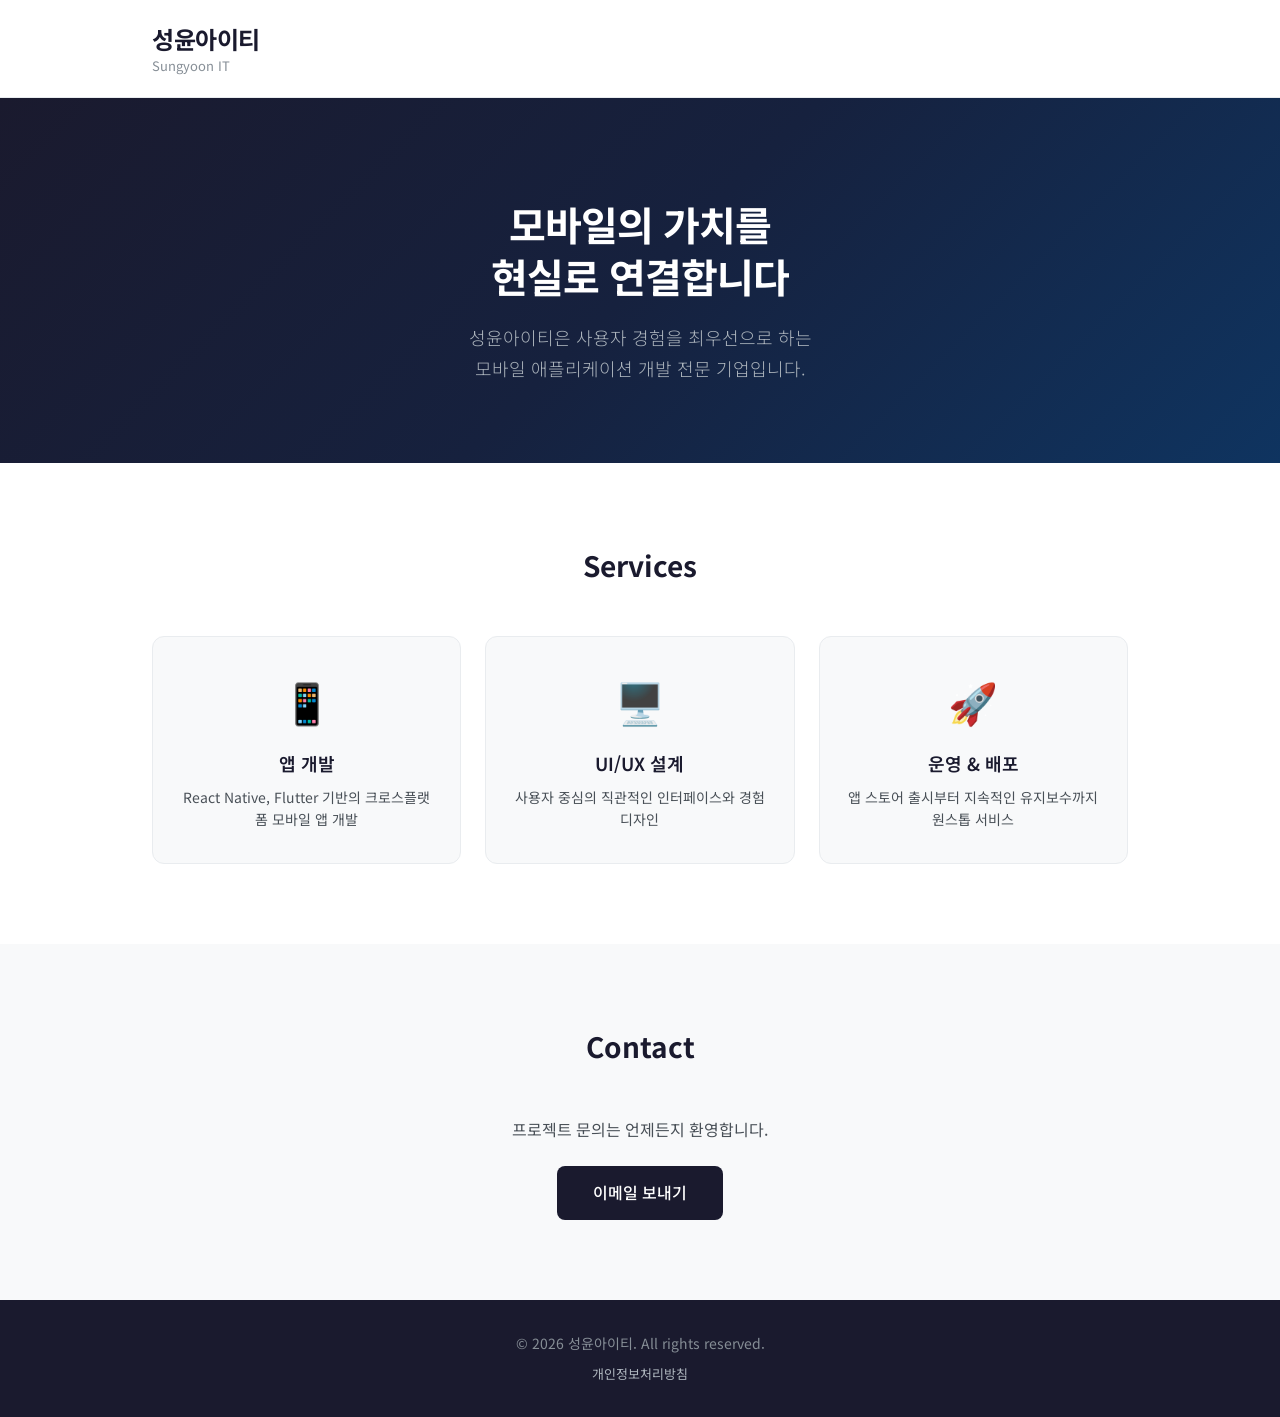
<file: index.html>
<!DOCTYPE html>
<html lang="ko">
<head>
  <meta charset="UTF-8" />
  <meta name="viewport" content="width=device-width, initial-scale=1.0" />
  <title>성윤아이티 | Sungyoon IT</title>
  <meta name="description" content="모바일 앱 개발 전문 기업, 성윤아이티입니다." />
  <link rel="stylesheet" href="css/style.css" />
  <link rel="preconnect" href="https://fonts.googleapis.com" />
  <link rel="preconnect" href="https://fonts.gstatic.com" crossorigin />
  <link href="https://fonts.googleapis.com/css2?family=Noto+Sans+KR:wght@300;400;500;700&family=Inter:wght@400;500;600;700&display=swap" rel="stylesheet" />
</head>
<body>
  <header class="header">
    <div class="container">
      <h1 class="logo">성윤아이티</h1>
      <p class="logo-sub">Sungyoon IT</p>
    </div>
  </header>

  <main>
    <section class="hero">
      <div class="container">
        <h2 class="hero-title">모바일의 가치를<br />현실로 연결합니다</h2>
        <p class="hero-desc">
          성윤아이티은 사용자 경험을 최우선으로 하는<br />
          모바일 애플리케이션 개발 전문 기업입니다.
        </p>
      </div>
    </section>

    <section class="services">
      <div class="container">
        <h2 class="section-title">Services</h2>
        <div class="service-grid">
          <div class="service-card">
            <div class="service-icon">📱</div>
            <h3>앱 개발</h3>
            <p>React Native, Flutter 기반의 크로스플랫폼 모바일 앱 개발</p>
          </div>
          <div class="service-card">
            <div class="service-icon">🖥️</div>
            <h3>UI/UX 설계</h3>
            <p>사용자 중심의 직관적인 인터페이스와 경험 디자인</p>
          </div>
          <div class="service-card">
            <div class="service-icon">🚀</div>
            <h3>운영 & 배포</h3>
            <p>앱 스토어 출시부터 지속적인 유지보수까지 원스톱 서비스</p>
          </div>
        </div>
      </div>
    </section>

    <section class="contact">
      <div class="container">
        <h2 class="section-title">Contact</h2>
        <p class="contact-desc">프로젝트 문의는 언제든지 환영합니다.</p>
        <a href="mailto:mythe82@gmail.com" class="contact-btn">이메일 보내기</a>
      </div>
    </section>
  </main>

  <footer class="footer">
    <div class="container">
      <p>&copy; 2026 성윤아이티. All rights reserved.</p>
      <nav class="footer-nav">
        <a href="privacy.html">개인정보처리방침</a>
      </nav>
    </div>
  </footer>
</body>
</html>
</file>
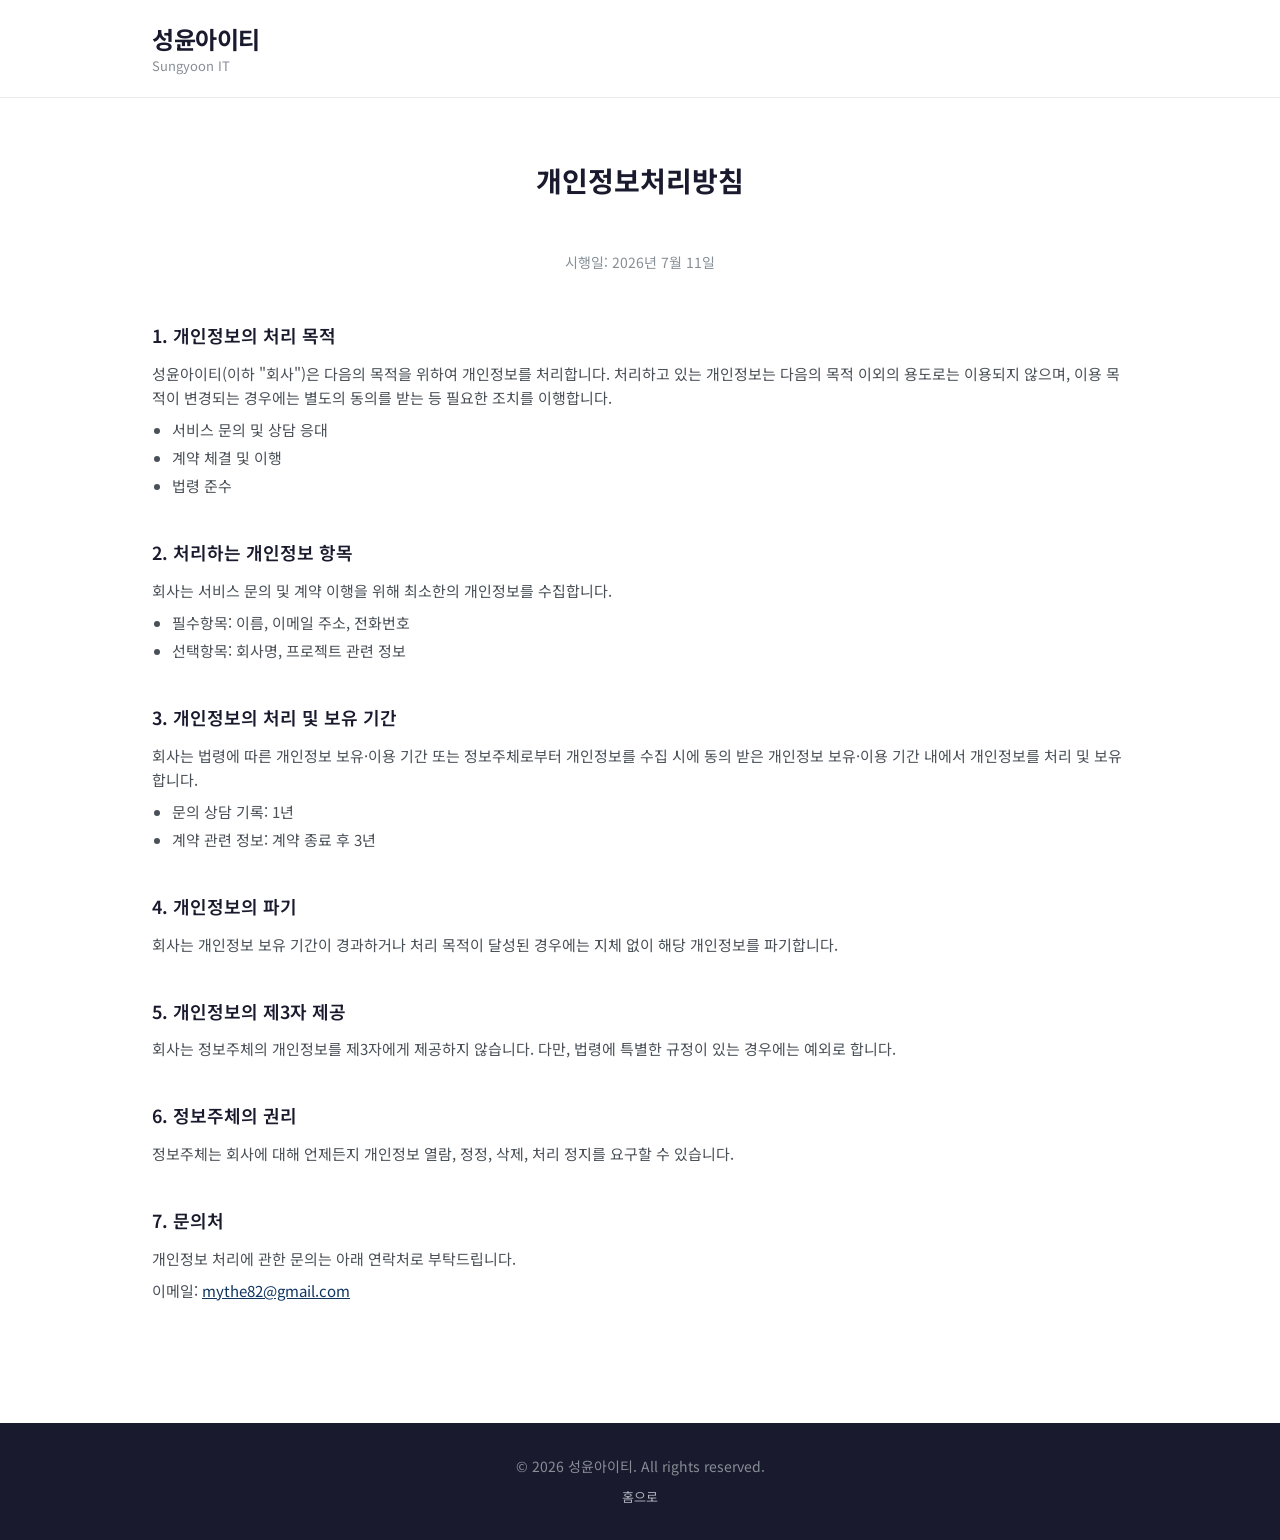
<file: privacy.html>
<!DOCTYPE html>
<html lang="ko">
<head>
  <meta charset="UTF-8" />
  <meta name="viewport" content="width=device-width, initial-scale=1.0" />
  <title>개인정보처리방침 | 성윤아이티</title>
  <meta name="description" content="성윤아이티의 개인정보처리방침입니다." />
  <link rel="stylesheet" href="css/style.css" />
  <link rel="preconnect" href="https://fonts.googleapis.com" />
  <link rel="preconnect" href="https://fonts.gstatic.com" crossorigin />
  <link href="https://fonts.googleapis.com/css2?family=Noto+Sans+KR:wght@300;400;500;700&family=Inter:wght@400;500;600;700&display=swap" rel="stylesheet" />
</head>
<body>
  <header class="header">
    <div class="container">
      <h1 class="logo">성윤아이티</h1>
      <p class="logo-sub">Sungyoon IT</p>
    </div>
  </header>

  <main class="policy-page">
    <div class="container">
      <h2 class="section-title">개인정보처리방침</h2>
      <p class="policy-date">시행일: 2026년 7월 11일</p>

      <section class="policy-section">
        <h3>1. 개인정보의 처리 목적</h3>
        <p>성윤아이티(이하 "회사")은 다음의 목적을 위하여 개인정보를 처리합니다. 처리하고 있는 개인정보는 다음의 목적 이외의 용도로는 이용되지 않으며, 이용 목적이 변경되는 경우에는 별도의 동의를 받는 등 필요한 조치를 이행합니다.</p>
        <ul>
          <li>서비스 문의 및 상담 응대</li>
          <li>계약 체결 및 이행</li>
          <li>법령 준수</li>
        </ul>
      </section>

      <section class="policy-section">
        <h3>2. 처리하는 개인정보 항목</h3>
        <p>회사는 서비스 문의 및 계약 이행을 위해 최소한의 개인정보를 수집합니다.</p>
        <ul>
          <li>필수항목: 이름, 이메일 주소, 전화번호</li>
          <li>선택항목: 회사명, 프로젝트 관련 정보</li>
        </ul>
      </section>

      <section class="policy-section">
        <h3>3. 개인정보의 처리 및 보유 기간</h3>
        <p>회사는 법령에 따른 개인정보 보유·이용 기간 또는 정보주체로부터 개인정보를 수집 시에 동의 받은 개인정보 보유·이용 기간 내에서 개인정보를 처리 및 보유합니다.</p>
        <ul>
          <li>문의 상담 기록: 1년</li>
          <li>계약 관련 정보: 계약 종료 후 3년</li>
        </ul>
      </section>

      <section class="policy-section">
        <h3>4. 개인정보의 파기</h3>
        <p>회사는 개인정보 보유 기간이 경과하거나 처리 목적이 달성된 경우에는 지체 없이 해당 개인정보를 파기합니다.</p>
      </section>

      <section class="policy-section">
        <h3>5. 개인정보의 제3자 제공</h3>
        <p>회사는 정보주체의 개인정보를 제3자에게 제공하지 않습니다. 다만, 법령에 특별한 규정이 있는 경우에는 예외로 합니다.</p>
      </section>

      <section class="policy-section">
        <h3>6. 정보주체의 권리</h3>
        <p>정보주체는 회사에 대해 언제든지 개인정보 열람, 정정, 삭제, 처리 정지를 요구할 수 있습니다.</p>
      </section>

      <section class="policy-section">
        <h3>7. 문의처</h3>
        <p>개인정보 처리에 관한 문의는 아래 연락처로 부탁드립니다.</p>
        <p>이메일: <a href="mailto:mythe82@gmail.com">mythe82@gmail.com</a></p>
      </section>
    </div>
  </main>

  <footer class="footer">
    <div class="container">
      <p>&copy; 2026 성윤아이티. All rights reserved.</p>
      <nav class="footer-nav">
        <a href="index.html">홈으로</a>
      </nav>
    </div>
  </footer>
</body>
</html>
</file>
<file: css/style.css>
* {
  margin: 0;
  padding: 0;
  box-sizing: border-box;
}

body {
  font-family: 'Noto Sans KR', 'Inter', -apple-system, sans-serif;
  color: #1a1a2e;
  background: #f8f9fa;
  line-height: 1.6;
}

.container {
  max-width: 1024px;
  margin: 0 auto;
  padding: 0 24px;
}

/* Header */
.header {
  background: #fff;
  border-bottom: 1px solid #e9ecef;
  padding: 20px 0;
}

.logo {
  font-size: 24px;
  font-weight: 700;
  color: #1a1a2e;
  letter-spacing: -0.5px;
}

.logo-sub {
  font-size: 13px;
  color: #868e96;
  font-weight: 400;
  margin-top: -2px;
}

/* Hero */
.hero {
  text-align: center;
  padding: 100px 0 80px;
  background: linear-gradient(135deg, #1a1a2e 0%, #16213e 50%, #0f3460 100%);
  color: #fff;
}

.hero-title {
  font-size: 40px;
  font-weight: 700;
  line-height: 1.3;
  margin-bottom: 20px;
  letter-spacing: -1px;
}

.hero-desc {
  font-size: 18px;
  color: #adb5bd;
  font-weight: 300;
  line-height: 1.7;
}

/* Section */
.section-title {
  font-size: 28px;
  font-weight: 700;
  text-align: center;
  margin-bottom: 48px;
  color: #1a1a2e;
}

/* Services */
.services {
  padding: 80px 0;
  background: #fff;
}

.service-grid {
  display: grid;
  grid-template-columns: repeat(3, 1fr);
  gap: 24px;
}

.service-card {
  background: #f8f9fa;
  border: 1px solid #e9ecef;
  border-radius: 12px;
  padding: 32px 24px;
  text-align: center;
  transition: transform 0.2s, box-shadow 0.2s;
}

.service-card:hover {
  transform: translateY(-4px);
  box-shadow: 0 8px 24px rgba(0,0,0,0.08);
}

.service-icon {
  font-size: 40px;
  margin-bottom: 16px;
}

.service-card h3 {
  font-size: 18px;
  font-weight: 600;
  margin-bottom: 8px;
  color: #1a1a2e;
}

.service-card p {
  font-size: 14px;
  color: #495057;
  line-height: 1.6;
}

/* Contact */
.contact {
  padding: 80px 0;
  background: #f8f9fa;
  text-align: center;
}

.contact-desc {
  font-size: 16px;
  color: #495057;
  margin-bottom: 24px;
}

.contact-btn {
  display: inline-block;
  padding: 14px 36px;
  background: #1a1a2e;
  color: #fff;
  border-radius: 8px;
  font-size: 16px;
  font-weight: 500;
  text-decoration: none;
  transition: background 0.2s;
}

.contact-btn:hover {
  background: #0f3460;
}

/* Footer */
.footer {
  background: #1a1a2e;
  color: #868e96;
  text-align: center;
  padding: 32px 0;
  font-size: 14px;
}

.footer-nav {
  margin-top: 8px;
}

.footer-nav a {
  color: #adb5bd;
  text-decoration: none;
  font-size: 13px;
}

.footer-nav a:hover {
  color: #fff;
}

/* Privacy Page */
.policy-page {
  background: #fff;
  padding: 60px 0 80px;
}

.policy-date {
  text-align: center;
  color: #868e96;
  font-size: 14px;
  margin-bottom: 48px;
}

.policy-section {
  margin-bottom: 40px;
}

.policy-section h3 {
  font-size: 18px;
  font-weight: 600;
  color: #1a1a2e;
  margin-bottom: 12px;
}

.policy-section p {
  font-size: 15px;
  color: #495057;
  margin-bottom: 8px;
}

.policy-section ul {
  padding-left: 20px;
}

.policy-section li {
  font-size: 15px;
  color: #495057;
  margin-bottom: 4px;
}

.policy-section a {
  color: #0f3460;
}

/* Responsive */
@media (max-width: 768px) {
  .hero {
    padding: 60px 0 48px;
  }

  .hero-title {
    font-size: 28px;
  }

  .hero-desc {
    font-size: 16px;
  }

  .service-grid {
    grid-template-columns: 1fr;
  }

  .services {
    padding: 48px 0;
  }

  .contact {
    padding: 48px 0;
  }

  .policy-page {
    padding: 40px 0 60px;
  }
}
</file>
